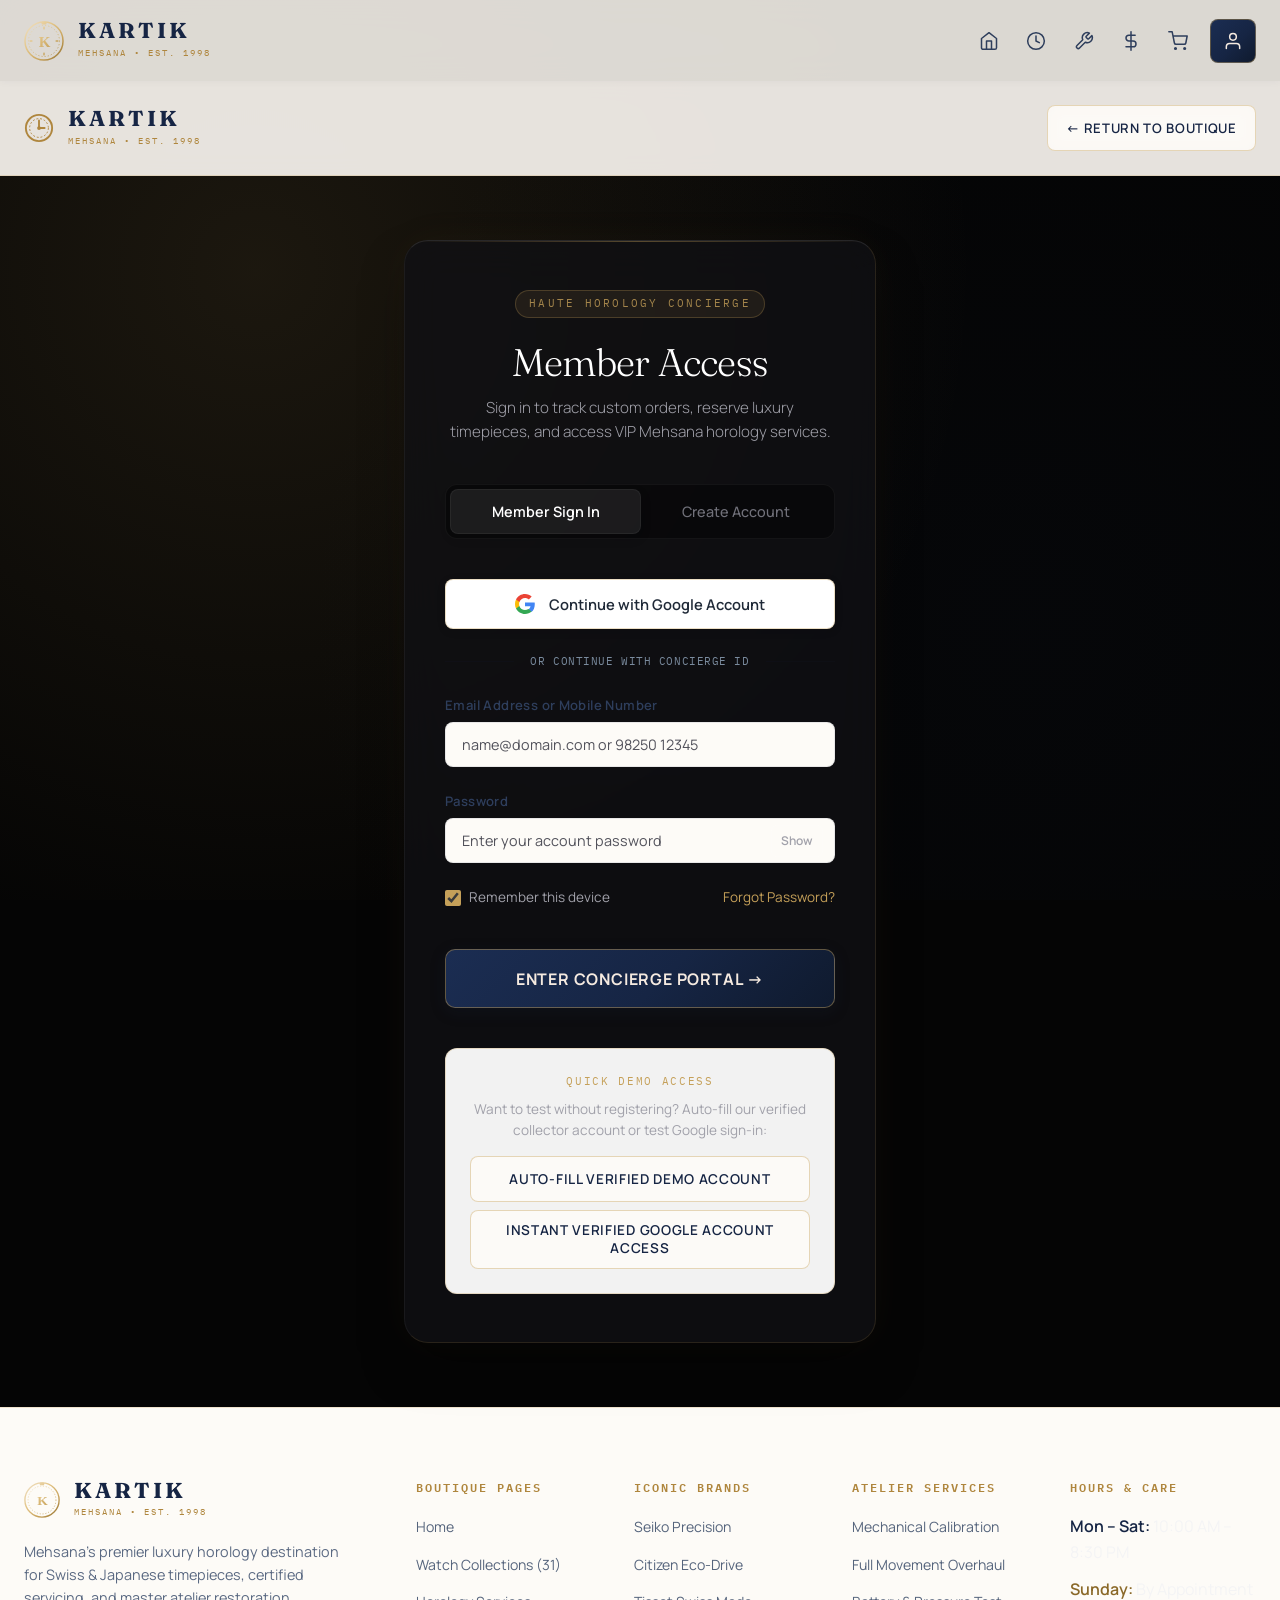
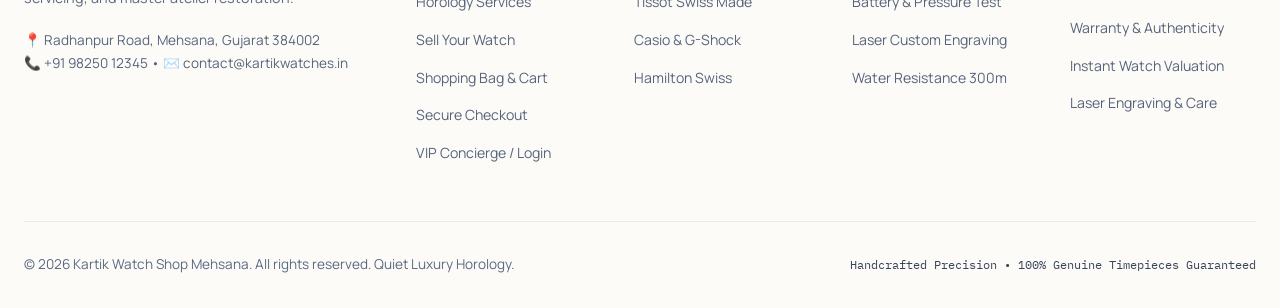
<file: frontend/auth.html>
<!DOCTYPE html>
<html lang="en">
<head>
  <meta charset="UTF-8">
  <meta name="viewport" content="width=device-width, initial-scale=1.0">
  <meta name="description" content="Kartik Watch Shop Mehsana - Concierge Member Portal. Secure Sign In and Account Registration with Email, Phone, and Password Verification.">
  <title>Concierge Portal | Kartik Watch Shop Mehsana</title>

  <!-- Google Fonts -->
  <link rel="preconnect" href="https://fonts.googleapis.com">
  <link rel="preconnect" href="https://fonts.gstatic.com" crossorigin>
  <link href="https://fonts.googleapis.com/css2?family=Fraunces:ital,opsz,wght@0,9..144,300..900;1,9..144,300..900&family=IBM+Plex+Mono:ital,wght@0,400;0,500;0,600;1,400&family=Manrope:wght@300;400;500;600;700&display=swap" rel="stylesheet">

  <!-- Stylesheet -->
  <link rel="stylesheet" href="css/style.css">

  <!-- Cart & Shared Nav -->
  <script src="js/cart.js" defer></script>
  <script src="js/shared-nav.js" defer></script>
  <!-- Scripts -->
  <script src="js/auth.js" defer></script>
</head>
<body class="auth-body">

  <!-- Background Ambience -->
  <div class="auth-ambient-glow"></div>

  <!-- Header / Brand Nav -->
  <header class="auth-header">
    <div class="container auth-header-container">
      <a href="index.html" class="brand" aria-label="Return to Kartik Watch Shop Home">
        <svg class="brand-symbol" viewBox="0 0 32 32" width="30" height="30" aria-hidden="true">
          <circle cx="16" cy="16" r="14" fill="none" stroke="currentColor" stroke-width="2"/>
          <circle cx="16" cy="16" r="10" fill="none" stroke="currentColor" stroke-width="1" stroke-dasharray="2 2"/>
          <line x1="16" y1="16" x2="16" y2="8" stroke="currentColor" stroke-width="2" stroke-linecap="round"/>
          <line x1="16" y1="16" x2="22" y2="16" stroke="currentColor" stroke-width="2" stroke-linecap="round"/>
          <circle cx="16" cy="16" r="2" fill="currentColor"/>
        </svg>
        <div class="brand-text">
          <span class="brand-title">KARTIK</span>
          <span class="brand-sub">MEHSANA &bull; EST. 1998</span>
        </div>
      </a>

      <a href="index.html" class="btn btn-secondary btn-return">
        &larr; Return to Boutique
      </a>
    </div>
  </header>

  <!-- Main Auth Container -->
  <main class="auth-main">
    <div class="container auth-container">
      <div class="auth-card">
        
        <!-- Auth Card Header -->
        <div class="auth-card-header">
          <span class="section-subtitle">HAUTE HOROLOGY CONCIERGE</span>
          <h1 class="auth-title">Member Access</h1>
          <p class="auth-subtitle">
            Sign in to track custom orders, reserve luxury timepieces, and access VIP Mehsana horology services.
          </p>
        </div>

        <!-- Auth Tabs (Sign In / Register) -->
        <div class="auth-tabs" role="tablist">
          <button class="auth-tab active" id="tabLogin" role="tab" aria-selected="true">
            Member Sign In
          </button>
          <button class="auth-tab" id="tabSignup" role="tab" aria-selected="false">
            Create Account
          </button>
        </div>

        <!-- 1. LOGIN VIEW -->
        <div class="auth-view" id="loginView">

          <!-- Google Social Authentication -->
          <div class="social-auth-container">
            <button type="button" class="btn-google-auth google-auth-trigger" id="loginGoogleBtn" title="Sign in with your Google Account">
              <svg class="google-g-icon" viewBox="0 0 24 24" aria-hidden="true">
                <path fill="#4285F4" d="M23.745 12.27c0-.7-.06-1.4-.19-2.07H12v4.51h6.6c-.29 1.52-1.14 2.8-2.4 3.66v3.05h3.88c2.27-2.09 3.66-5.17 3.66-9.15z"/>
                <path fill="#34A853" d="M12 24c3.24 0 5.95-1.08 7.93-2.91l-3.88-3.05c-1.08.72-2.45 1.16-4.05 1.16-3.12 0-5.77-2.1-6.72-4.93H1.24v3.15C3.26 21.36 7.34 24 12 24z"/>
                <path fill="#FBBC05" d="M5.28 14.27c-.25-.72-.38-1.49-.38-2.27s.13-1.55.38-2.27V6.58H1.24C.45 8.15 0 9.92 0 12s.45 3.85 1.24 5.42l4.04-3.15z"/>
                <path fill="#EA4335" d="M12 4.75c1.77 0 3.35.61 4.6 1.8l3.42-3.42C17.95 1.19 15.24 0 12 0 7.34 0 3.26 2.64 1.24 6.58l4.04 3.15c.95-2.83 3.6-4.98 6.72-4.98z"/>
              </svg>
              <span>Continue with Google Account</span>
            </button>
            <div class="social-auth-divider">
              <span>Or Continue With Concierge ID</span>
            </div>
          </div>

          <form id="loginForm" class="auth-form" novalidate>
            
            <div class="form-group">
              <label for="loginIdentifier" class="form-label">Email Address or Mobile Number</label>
              <div class="input-wrapper">
                <input 
                  type="text" 
                  id="loginIdentifier" 
                  class="form-input" 
                  placeholder="name@domain.com or 98250 12345" 
                  required 
                  autocomplete="username"
                >
              </div>
              <span class="form-error" id="loginIdentifierError"></span>
            </div>

            <div class="form-group">
              <div class="label-row">
                <label for="loginPassword" class="form-label">Password</label>
              </div>
              <div class="input-wrapper">
                <input 
                  type="password" 
                  id="loginPassword" 
                  class="form-input" 
                  placeholder="Enter your account password" 
                  required 
                  autocomplete="current-password"
                >
                <button type="button" class="btn-toggle-password" aria-label="Toggle password visibility">Show</button>
              </div>
              <span class="form-error" id="loginPasswordError"></span>
            </div>

            <div class="form-options">
              <label class="remember-me">
                <input type="checkbox" id="rememberMe" checked>
                <span>Remember this device</span>
              </label>
              <a href="#visit" class="forgot-link">Forgot Password?</a>
            </div>

            <button type="submit" class="btn btn-primary btn-block btn-auth-submit">
              Enter Concierge Portal &rarr;
            </button>
          </form>

          <!-- Demo Quick Fill Box -->
          <div class="demo-auth-box">
            <div class="demo-badge">QUICK DEMO ACCESS</div>
            <p class="demo-desc">Want to test without registering? Auto-fill our verified collector account or test Google sign-in:</p>
            <button type="button" id="quickDemoBtn" class="btn btn-secondary btn-sm btn-block">
              Auto-Fill Verified Demo Account
            </button>
            <button type="button" id="quickGoogleDemoBtn" class="btn btn-secondary btn-sm btn-block btn-quick-google">
              Instant Verified Google Account Access
            </button>
          </div>
        </div>

        <!-- 2. SIGNUP VIEW -->
        <div class="auth-view" id="signupView">

          <!-- Google Social Authentication -->
          <div class="social-auth-container">
            <button type="button" class="btn-google-auth google-auth-trigger" id="signupGoogleBtn" title="Register instantly with your Google Account">
              <svg class="google-g-icon" viewBox="0 0 24 24" aria-hidden="true">
                <path fill="#4285F4" d="M23.745 12.27c0-.7-.06-1.4-.19-2.07H12v4.51h6.6c-.29 1.52-1.14 2.8-2.4 3.66v3.05h3.88c2.27-2.09 3.66-5.17 3.66-9.15z"/>
                <path fill="#34A853" d="M12 24c3.24 0 5.95-1.08 7.93-2.91l-3.88-3.05c-1.08.72-2.45 1.16-4.05 1.16-3.12 0-5.77-2.1-6.72-4.93H1.24v3.15C3.26 21.36 7.34 24 12 24z"/>
                <path fill="#FBBC05" d="M5.28 14.27c-.25-.72-.38-1.49-.38-2.27s.13-1.55.38-2.27V6.58H1.24C.45 8.15 0 9.92 0 12s.45 3.85 1.24 5.42l4.04-3.15z"/>
                <path fill="#EA4335" d="M12 4.75c1.77 0 3.35.61 4.6 1.8l3.42-3.42C17.95 1.19 15.24 0 12 0 7.34 0 3.26 2.64 1.24 6.58l4.04 3.15c.95-2.83 3.6-4.98 6.72-4.98z"/>
              </svg>
              <span>Sign Up with Google Account</span>
            </button>
            <div class="social-auth-divider">
              <span>Or Register With Email &amp; Phone</span>
            </div>
          </div>

          <form id="signupForm" class="auth-form" novalidate>
            
            <div class="form-group">
              <label for="signupName" class="form-label">Full Legal Name</label>
              <div class="input-wrapper">
                <input 
                  type="text" 
                  id="signupName" 
                  class="form-input" 
                  placeholder="e.g. Karan Patel" 
                  required 
                  autocomplete="name"
                >
              </div>
              <span class="form-error" id="signupNameError"></span>
            </div>

            <div class="form-group">
              <label for="signupEmail" class="form-label">Email Address (for Verification)</label>
              <div class="input-wrapper">
                <input 
                  type="email" 
                  id="signupEmail" 
                  class="form-input" 
                  placeholder="e.g. karan.patel@gmail.com" 
                  required 
                  autocomplete="email"
                >
              </div>
              <span class="form-error" id="signupEmailError"></span>
            </div>

            <div class="form-group">
              <label for="signupPhone" class="form-label">Mobile Number (for SMS OTP Verification)</label>
              <div class="input-wrapper phone-input-wrapper">
                <span class="country-code-badge">+91 (IN)</span>
                <input 
                  type="tel" 
                  id="signupPhone" 
                  class="form-input phone-input" 
                  placeholder="98250 12345" 
                  maxlength="14"
                  required 
                  autocomplete="tel"
                >
              </div>
              <span class="form-error" id="signupPhoneError"></span>
            </div>

            <div class="form-group">
              <label for="signupPassword" class="form-label">Create Password</label>
              <div class="input-wrapper">
                <input 
                  type="password" 
                  id="signupPassword" 
                  class="form-input" 
                  placeholder="Minimum 8 chars with symbols & numbers" 
                  required 
                  autocomplete="new-password"
                >
                <button type="button" class="btn-toggle-password" aria-label="Toggle password visibility">Show</button>
              </div>
              
              <!-- Password Strength Meter -->
              <div class="password-strength-container">
                <div class="strength-bar-bg">
                  <div class="strength-bar-fill" id="strengthBarFill"></div>
                </div>
                <span class="strength-text" id="strengthText"></span>
              </div>
              <span class="form-error" id="signupPasswordError"></span>
            </div>

            <div class="form-group">
              <label for="signupConfirmPassword" class="form-label">Confirm Password</label>
              <div class="input-wrapper">
                <input 
                  type="password" 
                  id="signupConfirmPassword" 
                  class="form-input" 
                  placeholder="Re-enter your password" 
                  required 
                  autocomplete="new-password"
                >
                <button type="button" class="btn-toggle-password" aria-label="Toggle password visibility">Show</button>
              </div>
              <span class="form-error" id="signupConfirmPasswordError"></span>
            </div>

            <button type="submit" class="btn btn-primary btn-block btn-auth-submit">
              Proceed to Verification &rarr;
            </button>
          </form>
        </div>

      </div>
    </div>
  </main>

  <!-- 3. OTP VERIFICATION MODAL -->
  <div class="auth-modal" id="otpModal">
    <div class="auth-modal-backdrop"></div>
    <div class="auth-modal-dialog">
      
      <div class="modal-badge">
        <span class="badge-dot"></span>
        <span>TWO-FACTOR AUTHENTICATION</span>
      </div>

      <h2 class="modal-title">Verify Your Account</h2>
      <p class="modal-desc" id="otpTargetText">
        Verification codes sent to your registered email and mobile number.
      </p>

      <div class="otp-input-grid">
        <input type="text" class="otp-box" maxlength="1" pattern="[0-9]" inputmode="numeric" autofocus>
        <input type="text" class="otp-box" maxlength="1" pattern="[0-9]" inputmode="numeric">
        <input type="text" class="otp-box" maxlength="1" pattern="[0-9]" inputmode="numeric">
        <input type="text" class="otp-box" maxlength="1" pattern="[0-9]" inputmode="numeric">
        <input type="text" class="otp-box" maxlength="1" pattern="[0-9]" inputmode="numeric">
        <input type="text" class="otp-box" maxlength="1" pattern="[0-9]" inputmode="numeric">
      </div>

      <div class="otp-timer-row">
        <span>Resend code in: <strong id="otpTimer">00:60</strong></span>
        <button type="button" id="btnResendOtp" class="btn-link" disabled>Resend Code</button>
      </div>

      <div class="modal-actions">
        <button type="button" id="btnVerifyOtp" class="btn btn-primary btn-block">
          Complete Verification &amp; Enter Boutique
        </button>
        <button type="button" id="btnCancelOtp" class="btn btn-secondary btn-block u-mt-xs">
          Cancel &amp; Edit Details
        </button>
      </div>
    </div>
  </div>

</body>
</html>
</file>
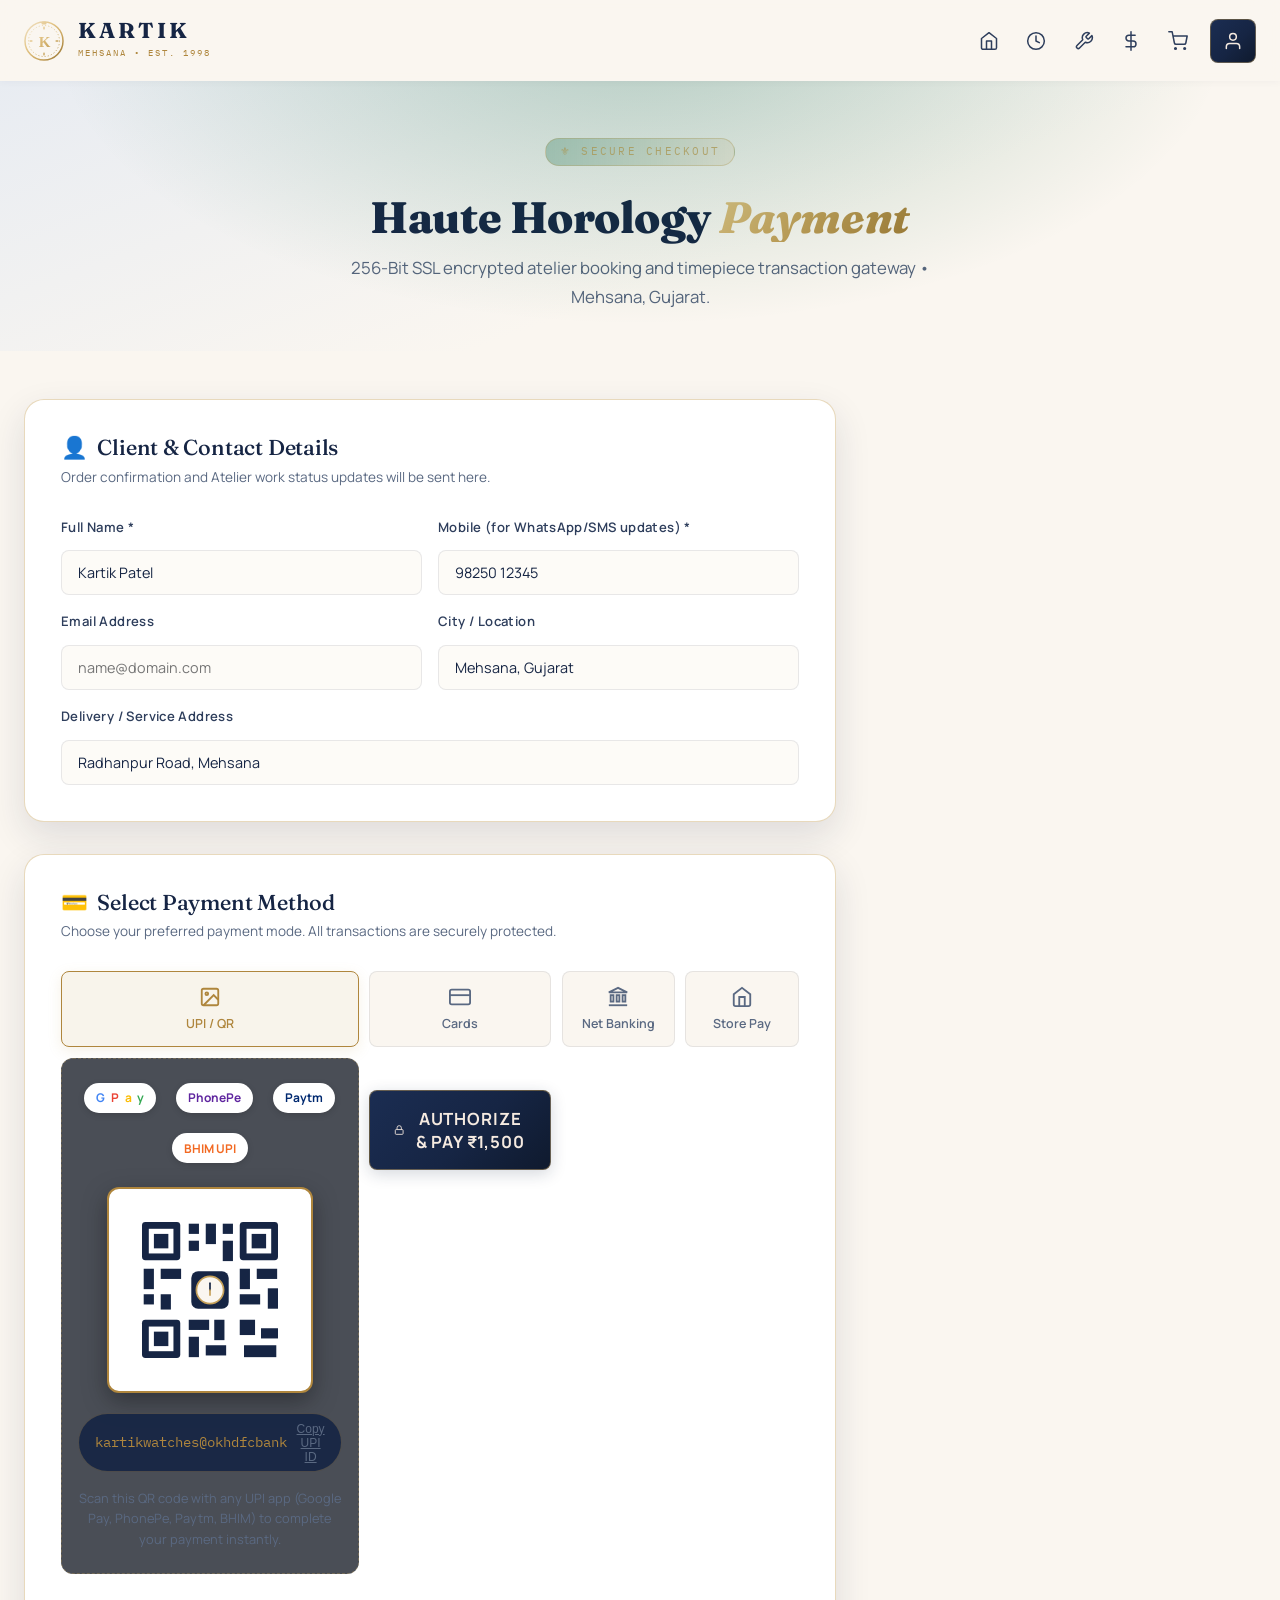
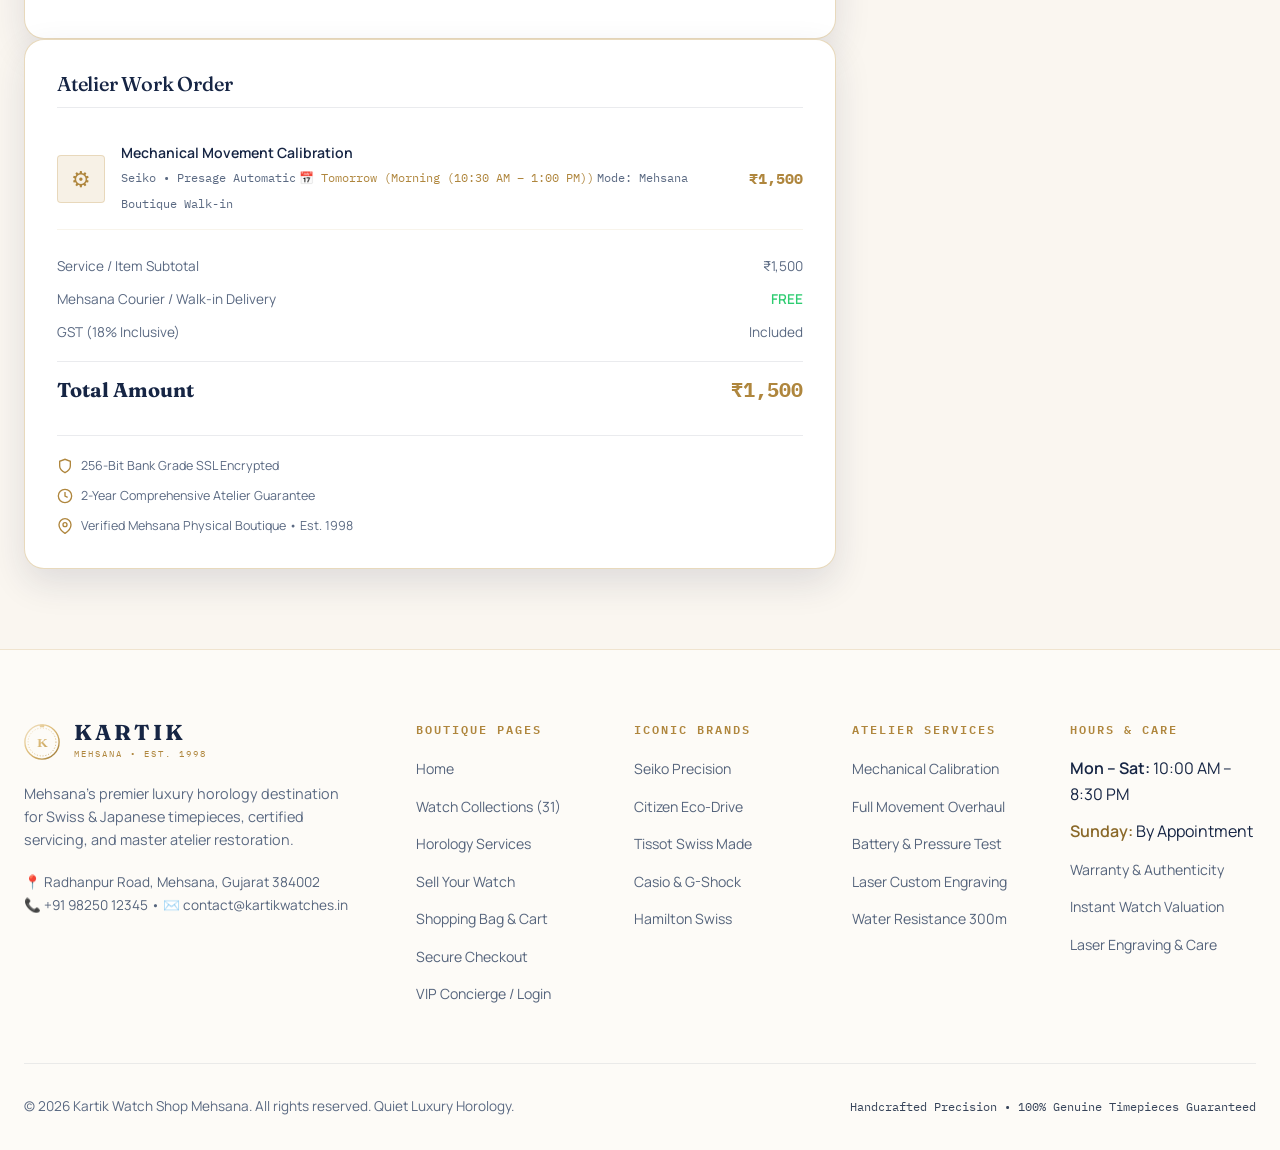
<file: frontend/payment.html>
<!DOCTYPE html>
<html lang="en">
<head>
  <meta charset="UTF-8">
  <meta name="viewport" content="width=device-width, initial-scale=1.0">
  <meta name="description" content="Secure Payment & Atelier Checkout at Kartik Watch Shop Mehsana. Fast UPI, Credit Card, Net Banking, and Store Pay.">
  <title>Secure Checkout &amp; Payment — Kartik Watch Shop Mehsana</title>

  <!-- Google Fonts -->
  <link rel="preconnect" href="https://fonts.googleapis.com">
  <link rel="preconnect" href="https://fonts.gstatic.com" crossorigin>
  <link href="https://fonts.googleapis.com/css2?family=Fraunces:ital,opsz,wght@0,9..144,300..900;1,9..144,300..900&family=IBM+Plex+Mono:ital,wght@0,400;0,500;0,600;1,400&family=Manrope:wght@300;400;500;600;700&display=swap" rel="stylesheet">

  <!-- Master Stylesheet -->
  <link rel="stylesheet" href="css/style.css">

  <!-- Cart & Shared Nav -->
  <script src="js/cart.js" defer></script>
  <script src="js/shared-nav.js" defer></script>
  <script src="js/auth.js" defer></script>
</head>
<body class="payment-body">

  <!-- Hero Banner -->
  <section class="page-hero-banner payment-hero-banner">
    <div class="container">
      <span class="section-subtitle rolex-subtitle">⚜ SECURE CHECKOUT</span>
      <h1 class="page-hero-title payment-hero-title">Haute Horology <em>Payment</em></h1>
      <p class="page-hero-desc">256-Bit SSL encrypted atelier booking and timepiece transaction gateway &bull; Mehsana, Gujarat.</p>
    </div>
  </section>

  <!-- Main Payment Section -->
  <main class="payment-page-section">
    <div class="container">
      <div class="payment-layout-grid">
        
        <!-- Left Column: Checkout Details & Payment Methods -->
        <div class="payment-left-col">
          
          <!-- Client Details Box -->
          <div class="payment-box u-mb-lg">
            <h2 class="payment-section-heading">
              <span>👤</span> <span>Client &amp; Contact Details</span>
            </h2>
            <p class="payment-section-sub">Order confirmation and Atelier work status updates will be sent here.</p>

            <form id="clientDetailsForm">
              <div class="payment-form-row">
                <div class="form-group">
                  <label for="payClientName" class="payment-form-label">Full Name *</label>
                  <input type="text" id="payClientName" class="payment-form-input" placeholder="e.g. Kartik Patel" required>
                </div>
                <div class="form-group">
                  <label for="payClientPhone" class="payment-form-label">Mobile (for WhatsApp/SMS updates) *</label>
                  <input type="tel" id="payClientPhone" class="payment-form-input" placeholder="98250 12345" required>
                </div>
              </div>

              <div class="payment-form-row">
                <div class="form-group">
                  <label for="payClientEmail" class="payment-form-label">Email Address</label>
                  <input type="email" id="payClientEmail" class="payment-form-input" placeholder="name@domain.com">
                </div>
                <div class="form-group">
                  <label for="payCity" class="payment-form-label">City / Location</label>
                  <input type="text" id="payCity" class="payment-form-input" value="Mehsana, Gujarat">
                </div>
              </div>

              <div class="form-group" id="shippingAddressGroup">
                <label for="payAddress" class="payment-form-label">Delivery / Service Address</label>
                <input type="text" id="payAddress" class="payment-form-input" placeholder="House/Flat No., Street, Landmark" value="Radhanpur Road, Mehsana">
              </div>
            </form>
          </div>

          <!-- Payment Methods Box -->
          <div class="payment-box">
            <h2 class="payment-section-heading">
              <span>💳</span> <span>Select Payment Method</span>
            </h2>
            <p class="payment-section-sub">Choose your preferred payment mode. All transactions are securely protected.</p>

            <!-- Tabs -->
            <div class="payment-method-tabs" role="tablist">
              <button type="button" class="payment-tab-btn is-active" id="tabUpi" role="tab" aria-selected="true" data-target="panelUpi">
                <svg viewBox="0 0 24 24" fill="none" stroke="currentColor" stroke-width="2"><rect x="3" y="3" width="18" height="18" rx="2"/><circle cx="8.5" cy="8.5" r="1.5"/><polyline points="21 15 16 10 5 21"/></svg>
                <span>UPI / QR</span>
              </button>
              <button type="button" class="payment-tab-btn" id="tabCard" role="tab" aria-selected="false" data-target="panelCard">
                <svg viewBox="0 0 24 24" fill="none" stroke="currentColor" stroke-width="2"><rect x="1" y="4" width="22" height="16" rx="2" ry="2"/><line x1="1" y1="10" x2="23" y2="10"/></svg>
                <span>Cards</span>
              </button>
              <button type="button" class="payment-tab-btn" id="tabNetbanking" role="tab" aria-selected="false" data-target="panelNetbanking">
                <svg viewBox="0 0 24 24" fill="none" stroke="currentColor" stroke-width="2"><polygon points="12 2 2 7 22 7 12 2"/><rect x="4" y="10" width="3" height="7"/><rect x="10.5" y="10" width="3" height="7"/><rect x="17" y="10" width="3" height="7"/><line x1="2" y1="21" x2="22" y2="21"/></svg>
                <span>Net Banking</span>
              </button>
              <button type="button" class="payment-tab-btn" id="tabStore" role="tab" aria-selected="false" data-target="panelStore">
                <svg viewBox="0 0 24 24" fill="none" stroke="currentColor" stroke-width="2"><path d="M3 9l9-7 9 7v11a2 2 0 0 1-2 2H5a2 2 0 0 1-2-2z"/><polyline points="9 22 9 12 15 12 15 22"/></svg>
                <span>Store Pay</span>
              </button>
                      <!-- Panel 1: UPI & QR Code -->
            <div class="payment-tab-content is-active" id="panelUpi">
              <div class="upi-checkout-container">
                <div class="upi-apps-row">
                  <div class="upi-app-badge">
                    <span class="upi-app-gpay-g">G</span><span class="upi-app-gpay-p">P</span><span class="upi-app-gpay-a">a</span><span class="upi-app-gpay-y">y</span>
                  </div>
                  <div class="upi-app-badge upi-app-phonepe">PhonePe</div>
                  <div class="upi-app-badge upi-app-paytm">Paytm</div>
                  <div class="upi-app-badge upi-app-bhim">BHIM UPI</div>
                </div>

                <div class="upi-qr-wrapper">
                  <!-- Clean Scalable Custom Vector QR Code with Gold Watch Inset -->
                  <svg class="upi-qr-svg" viewBox="0 0 200 200" xmlns="http://www.w3.org/2000/svg">
                    <rect width="200" height="200" fill="#FFFFFF"/>
                    <!-- Corner Top Left -->
                    <rect x="20" y="20" width="45" height="45" fill="#162544" rx="4"/>
                    <rect x="28" y="28" width="29" height="29" fill="#FFFFFF"/>
                    <rect x="34" y="34" width="17" height="17" fill="#162544"/>
                    <!-- Corner Top Right -->
                    <rect x="135" y="20" width="45" height="45" fill="#162544" rx="4"/>
                    <rect x="143" y="28" width="29" height="29" fill="#FFFFFF"/>
                    <rect x="149" y="34" width="17" height="17" fill="#162544"/>
                    <!-- Corner Bottom Left -->
                    <rect x="20" y="135" width="45" height="45" fill="#162544" rx="4"/>
                    <rect x="28" y="143" width="29" height="29" fill="#FFFFFF"/>
                    <rect x="34" y="149" width="17" height="17" fill="#162544"/>
                    <!-- Pattern Elements -->
                    <rect x="75" y="22" width="12" height="12" fill="#162544"/>
                    <rect x="95" y="22" width="12" height="24" fill="#162544"/>
                    <rect x="115" y="22" width="12" height="12" fill="#162544"/>
                    <rect x="75" y="42" width="12" height="12" fill="#162544"/>
                    <rect x="115" y="42" width="12" height="24" fill="#162544"/>
                    <rect x="22" y="75" width="12" height="24" fill="#162544"/>
                    <rect x="42" y="75" width="24" height="12" fill="#162544"/>
                    <rect x="22" y="105" width="12" height="12" fill="#162544"/>
                    <rect x="42" y="105" width="12" height="18" fill="#162544"/>
                    <!-- Center Watch Emblem -->
                    <rect x="78" y="78" width="44" height="44" fill="#162544" rx="8"/>
                    <circle cx="100" cy="100" r="16" fill="#FAF6F0" stroke="#C5A059" stroke-width="2"/>
                    <line x1="100" y1="100" x2="100" y2="92" stroke="#162544" stroke-width="2" stroke-linecap="round"/>
                    <line x1="100" y1="100" x2="100" y2="106" stroke="#C5A059" stroke-width="2" stroke-linecap="round"/>
                    <!-- Bottom Right Data Blocks -->
                    <rect x="135" y="75" width="12" height="24" fill="#162544"/>
                    <rect x="155" y="75" width="24" height="12" fill="#162544"/>
                    <rect x="135" y="105" width="24" height="12" fill="#162544"/>
                    <rect x="168" y="98" width="12" height="24" fill="#162544"/>
                    <rect x="75" y="135" width="24" height="12" fill="#162544"/>
                    <rect x="105" y="135" width="12" height="24" fill="#162544"/>
                    <rect x="75" y="155" width="12" height="24" fill="#162544"/>
                    <rect x="95" y="165" width="24" height="12" fill="#162544"/>
                    <rect x="135" y="135" width="18" height="18" fill="#162544"/>
                    <rect x="160" y="145" width="20" height="12" fill="#162544"/>
                    <rect x="140" y="165" width="38" height="14" fill="#162544"/>
                  </svg>
                </div>

                <div class="upi-id-badge">
                  <span id="merchantUpiId">kartikwatches@okhdfcbank</span>
                  <button type="button" class="btn-copy-upi" id="btnCopyUpi">Copy UPI ID</button>
                </div>

                <p class="upi-scan-desc">
                  Scan this QR code with any UPI app (Google Pay, PhonePe, Paytm, BHIM) to complete your payment instantly.
                </p>
              </div>
            </div>

            <!-- Panel 2: Credit / Debit Card -->
            <div class="payment-tab-content" id="panelCard">
              <!-- Live Card Preview -->
              <div class="card-preview-widget" id="cardWidget">
                <div class="card-preview-top">
                  <div class="card-chip"></div>
                  <div class="card-network-logo" id="cardNetworkLabel">HAUTE CARTE</div>
                </div>
                <div class="card-preview-number" id="previewCardNumber">•••• •••• •••• 4242</div>
                <div class="card-preview-bottom">
                  <div>
                    <span class="card-preview-label">Cardholder</span>
                    <span class="card-holder-name" id="previewCardName">KARTIK PATEL</span>
                  </div>
                  <div class="card-preview-right">
                    <span class="card-preview-label">Expires</span>
                    <span class="card-expiry-val" id="previewCardExpiry">12/28</span>
                  </div>
                </div>
              </div>

              <!-- Card Inputs -->
              <div class="form-group u-mb-sm">
                <label for="cardNumberInput" class="form-label payment-form-label">Card Number</label>
                <input type="text" id="cardNumberInput" class="form-input payment-form-input payment-form-input-mono" placeholder="4532 •••• •••• 4242" maxlength="19">
              </div>

              <div class="card-inputs-grid">
                <div class="form-group">
                  <label for="cardHolderInput" class="form-label payment-form-label">Name on Card</label>
                  <input type="text" id="cardHolderInput" class="form-input payment-form-input" placeholder="Full Name">
                </div>
                <div class="form-group">
                  <label for="cardExpiryInput" class="form-label payment-form-label">Expiry</label>
                  <input type="text" id="cardExpiryInput" class="form-input payment-form-input payment-form-input-mono" placeholder="MM/YY" maxlength="5">
                </div>
                <div class="form-group">
                  <label for="cardCvvInput" class="form-label payment-form-label">CVV</label>
                  <input type="password" id="cardCvvInput" class="form-input payment-form-input payment-form-input-mono" placeholder="•••" maxlength="4">
                </div>
              </div>
            </div>

            <!-- Panel 3: Net Banking -->
            <div class="payment-tab-content" id="panelNetbanking">
              <label class="form-label netbanking-label">Popular Indian Banks</label>
              <div class="netbanking-grid">
                <button type="button" class="bank-tile-btn is-selected" data-bank="HDFC Bank">HDFC Bank</button>
                <button type="button" class="bank-tile-btn" data-bank="State Bank of India">SBI</button>
                <button type="button" class="bank-tile-btn" data-bank="ICICI Bank">ICICI Bank</button>
                <button type="button" class="bank-tile-btn" data-bank="Axis Bank">Axis Bank</button>
                <button type="button" class="bank-tile-btn" data-bank="Kotak Mahindra">Kotak</button>
                <button type="button" class="bank-tile-btn" data-bank="Bank of Baroda">BOB</button>
              </div>

              <div class="form-group u-mb-sm">
                <label for="otherBanksSelect" class="form-label payment-form-label">Or Select Other Bank</label>
                <select id="otherBanksSelect" class="form-input payment-form-input">
                  <option value="">Choose your bank (50+ Supported)</option>
                  <option value="Punjab National Bank">Punjab National Bank</option>
                  <option value="Canara Bank">Canara Bank</option>
                  <option value="Union Bank of India">Union Bank of India</option>
                  <option value="IndusInd Bank">IndusInd Bank</option>
                  <option value="IDFC FIRST Bank">IDFC FIRST Bank</option>
                  <option value="Federal Bank">Federal Bank</option>
                  <option value="Yes Bank">Yes Bank</option>
                </select>
              </div>
            </div>

            <!-- Panel 4: Store Pay -->
            <div class="payment-tab-content" id="panelStore">
              <div class="boutique-pay-box">
                <h4>🏪 Pay upon Mehsana Atelier Visit</h4>
                <p>
                  Confirm your appointment or timepiece order now. You can inspect your timepiece and settle via Cash, Card swipe, or UPI upon visiting our boutique:
                </p>
                <div class="boutique-address-box">
                  📍 Shop No. 12, Highway City Complex, Radhanpur Road, Mehsana, Gujarat 384002
                </div>
              </div>
            </div>

            <!-- Primary Submit Button -->
            <div class="u-mt-lg">
              <button type="button" id="btnCompletePayment" class="btn btn-primary btn-block btn-pay-complete">
                <svg width="20" height="20" viewBox="0 0 24 24" fill="none" stroke="currentColor" stroke-width="2"><rect x="3" y="11" width="18" height="11" rx="2" ry="2"/><path d="M7 11V7a5 5 0 0 1 10 0v4"/></svg>
                <span id="btnPayAmountText">Authorize &amp; Pay ₹1,500</span>
              </button>
            </div>
          </div>
        </div>

        <!-- Right Column: Order / Booking Summary -->
        <div class="payment-right-col">
          <div class="payment-summary-card">
            <h3 class="summary-card-title" id="summaryHeaderTitle">Order Summary</h3>

            <div id="orderItemsContainer">
              <!-- Dynamically populated via JS -->
            </div>

            <div class="summary-calc-rows">
              <div class="summary-calc-line">
                <span>Service / Item Subtotal</span>
                <span id="summarySubtotal">₹1,500</span>
              </div>
              <div class="summary-calc-line">
                <span>Mehsana Courier / Walk-in Delivery</span>
                <span class="delivery-free-badge">FREE</span>
              </div>
              <div class="summary-calc-line">
                <span>GST (18% Inclusive)</span>
                <span>Included</span>
              </div>
              <div class="summary-calc-line total-highlight">
                <span>Total Amount</span>
                <span id="summaryGrandTotal">₹1,500</span>
              </div>
            </div>

            <div class="trust-badges-list">
              <div class="trust-badge-item">
                <svg viewBox="0 0 24 24" fill="none" stroke="currentColor" stroke-width="2"><path d="M12 22s8-4 8-10V5l-8-3-8 3v7c0 6 8 10 8 10z"/></svg>
                <span>256-Bit Bank Grade SSL Encrypted</span>
              </div>
              <div class="trust-badge-item">
                <svg viewBox="0 0 24 24" fill="none" stroke="currentColor" stroke-width="2"><circle cx="12" cy="12" r="10"/><polyline points="12 6 12 12 16 14"/></svg>
                <span>2-Year Comprehensive Atelier Guarantee</span>
              </div>
              <div class="trust-badge-item">
                <svg viewBox="0 0 24 24" fill="none" stroke="currentColor" stroke-width="2"><path d="M21 10c0 7-9 13-9 13s-9-6-9-13a9 9 0 0 1 18 0z"/><circle cx="12" cy="10" r="3"/></svg>
                <span>Verified Mehsana Physical Boutique • Est. 1998</span>
              </div>
            </div>
          </div>
        </div>

      </div>
    </div>
  </main>

  <!-- Processing State Overlay -->
  <div class="payment-processing-modal" id="paymentProcessingModal">
    <div class="processing-spinner-box">
      <div class="horology-spinner"></div>
      <h3 class="processing-title">Securing Transaction</h3>
      <p class="processing-step" id="processingStepText">Connecting to Indian Banking Network...</p>
    </div>
  </div>

  <!-- Success Receipt Modal -->
  <div class="receipt-modal" id="receiptModal">
    <div class="receipt-card">
      <div class="receipt-header">
        <div class="receipt-success-icon">
          <svg viewBox="0 0 24 24" fill="none" stroke="currentColor" stroke-width="3" stroke-linecap="round" stroke-linejoin="round">
            <polyline points="20 6 9 17 4 12"/>
          </svg>
        </div>
        <span class="receipt-brand-badge">KARTIK WATCH SHOP MEHSANA</span>
        <h3 class="receipt-title">Payment &amp; Booking Confirmed!</h3>
        <p class="receipt-order-id" id="receiptOrderNumber">WORK ORDER: KWS-SRV-2026-8942</p>
      </div>

      <div class="receipt-details-list">
        <div class="receipt-row">
          <span>Date &amp; Time</span>
          <span id="receiptDate" class="receipt-val-bold">Sep 8, 2026 • 11:45 AM</span>
        </div>
        <div class="receipt-row">
          <span>Client Name</span>
          <span id="receiptClientName" class="receipt-val-bold">Kartik Patel</span>
        </div>
        <div class="receipt-row">
          <span>Payment Method</span>
          <span id="receiptPaymentMode" class="receipt-val-verified">UPI (Verified)</span>
        </div>
        <div class="receipt-row">
          <span id="receiptItemLabel">Service Item</span>
          <span id="receiptItemTitle" class="receipt-val-bold">Mechanical Calibration</span>
        </div>
        <div class="receipt-row total-row">
          <span>Amount Settled</span>
          <span id="receiptTotalAmount" class="receipt-val-amount">₹1,500</span>
        </div>
      </div>

      <div class="receipt-store-note">
        📍 <strong>Mehsana Boutique:</strong> Shop No. 12, Highway City Complex, Radhanpur Road. An official WhatsApp &amp; SMS confirmation has been triggered to your phone number.
      </div>

      <div class="receipt-actions">
        <button type="button" class="btn btn-secondary" id="btnPrintReceipt">
          🖨️ Print Invoice
        </button>
        <a href="index.html" class="btn btn-primary btn-return-boutique">
          Return to Boutique &rarr;
        </a>
      </div>
    </div>
  </div>

  <!-- Footer -->
  <footer class="footer"></footer>

  <!-- Page Logic Script -->
  <script>
    document.addEventListener('DOMContentLoaded', () => {
      // 1. Determine checkout context: ?type=service OR ?type=cart
      const params = new URLSearchParams(window.location.search);
      const checkoutType = params.get('type') || 'service';
      const bookingId = params.get('bookingId');

      let currentTotal = 0;
      let orderTitle = '';
      let orderSubtitle = '';
      let serviceBookingData = null;

      // Check if user is signed in
      const session = (function() {
        try { return JSON.parse(localStorage.getItem('kartik_session')); } catch(e) { return null; }
      })();

      if (session) {
        const nameInput = document.getElementById('payClientName');
        const phoneInput = document.getElementById('payClientPhone');
        const emailInput = document.getElementById('payClientEmail');
        if (nameInput && session.name) nameInput.value = session.name;
        if (phoneInput && session.phone) phoneInput.value = session.phone;
        if (emailInput && session.email) emailInput.value = session.email;
      }

      // 2. Render Order Summary
      const container = document.getElementById('orderItemsContainer');
      const headerTitle = document.getElementById('summaryHeaderTitle');
      const subtotalEl = document.getElementById('summarySubtotal');
      const grandTotalEl = document.getElementById('summaryGrandTotal');
      const payBtnText = document.getElementById('btnPayAmountText');

      if (checkoutType === 'service') {
        // Read service booking from localStorage
        try {
          const raw = localStorage.getItem('kartik_service_booking');
          serviceBookingData = raw ? JSON.parse(raw) : null;
        } catch(e) {
          serviceBookingData = null;
        }

        // Fallback default service if accessed directly
        if (!serviceBookingData) {
          serviceBookingData = {
            id: bookingId || 'SRV-894218',
            serviceId: 'calibration',
            serviceName: 'Mechanical Movement Calibration',
            price: 1500,
            watchBrand: 'Seiko',
            watchModel: 'Presage Automatic',
            appointmentDate: 'Tomorrow',
            timeSlot: 'Morning (10:30 AM – 1:00 PM)',
            serviceMode: 'Mehsana Boutique Walk-in',
            clientName: session ? session.name : 'Kartik Patel',
            clientPhone: session ? session.phone : '98250 12345'
          };
        }

        currentTotal = serviceBookingData.price;
        orderTitle = serviceBookingData.serviceName;
        orderSubtitle = `${serviceBookingData.watchBrand} ${serviceBookingData.watchModel}`;

        if (serviceBookingData.clientName && !document.getElementById('payClientName').value) {
          document.getElementById('payClientName').value = serviceBookingData.clientName;
        }
        if (serviceBookingData.clientPhone && !document.getElementById('payClientPhone').value) {
          document.getElementById('payClientPhone').value = serviceBookingData.clientPhone;
        }

        headerTitle.textContent = 'Atelier Work Order';
        container.innerHTML = `
          <div class="order-item-row">
            <div class="payment-item-icon-box">
              ⚙
            </div>
            <div class="order-item-info">
              <span class="order-item-title">${serviceBookingData.serviceName}</span>
              <span class="order-item-meta">${serviceBookingData.watchBrand} • ${serviceBookingData.watchModel}</span>
              <span class="order-item-meta color-gold">📅 ${serviceBookingData.appointmentDate} (${serviceBookingData.timeSlot})</span>
              <span class="order-item-meta color-steel">Mode: ${serviceBookingData.serviceMode}</span>
            </div>
            <div class="order-item-price">
              ${serviceBookingData.price > 0 ? `₹${serviceBookingData.price.toLocaleString('en-IN')}` : 'FREE'}
            </div>
          </div>
        `;
      } else {
        // Render Cart items
        headerTitle.textContent = 'Cart Order Summary';
        const cart = (typeof KartikCart !== 'undefined') ? KartikCart.getCart() : [];
        const cartTotal = (typeof KartikCart !== 'undefined') ? KartikCart.getTotal() : 0;

        if (!cart.length) {
          currentTotal = 24500;
          orderTitle = 'Seiko Presage Cocktail Time';
          container.innerHTML = `
            <div class="order-item-row">
              <img src="https://images.unsplash.com/photo-1524805444758-089113d48a6d?w=300" class="order-item-thumbnail" alt="Timepiece">
              <div class="order-item-info">
                <span class="order-item-title">Seiko Presage Cocktail Time</span>
                <span class="order-item-meta">Qty: 1 • Automatic Movement</span>
              </div>
              <div class="order-item-price">₹24,500</div>
            </div>
          `;
        } else {
          currentTotal = cartTotal;
          orderTitle = cart.map(i => i.name).join(', ');
          container.innerHTML = cart.map(item => `
            <div class="order-item-row">
              <img src="${item.image}" class="order-item-thumbnail" alt="${item.name}">
              <div class="order-item-info">
                <span class="order-item-title">${item.name}</span>
                <span class="order-item-meta">Qty: ${item.qty} • ${item.badge}</span>
              </div>
              <div class="order-item-price">₹${(item.price * item.qty).toLocaleString('en-IN')}</div>
            </div>
          `).join('');
        }
      }

      // Update calculations
      subtotalEl.textContent = `₹${currentTotal.toLocaleString('en-IN')}`;
      grandTotalEl.textContent = `₹${currentTotal.toLocaleString('en-IN')}`;
      payBtnText.textContent = `Authorize & Pay ₹${currentTotal.toLocaleString('en-IN')}`;

      // 3. Payment Method Tabs Switching
      const tabs = document.querySelectorAll('.payment-tab-btn');
      const panels = document.querySelectorAll('.payment-tab-content');
      let currentPaymentMethod = 'UPI / QR Code';

      tabs.forEach(tab => {
        tab.addEventListener('click', () => {
          tabs.forEach(t => {
            t.classList.remove('is-active');
            t.setAttribute('aria-selected', 'false');
          });
          panels.forEach(p => p.classList.remove('is-active'));

          tab.classList.add('is-active');
          tab.setAttribute('aria-selected', 'true');
          const target = tab.dataset.target;
          document.getElementById(target).classList.add('is-active');

          if (tab.id === 'tabUpi') currentPaymentMethod = 'UPI / QR Code';
          else if (tab.id === 'tabCard') currentPaymentMethod = 'Credit / Debit Card';
          else if (tab.id === 'tabNetbanking') currentPaymentMethod = 'Net Banking';
          else if (tab.id === 'tabStore') currentPaymentMethod = 'Boutique Store Pay';
        });
      });

      // Copy UPI ID button
      const btnCopyUpi = document.getElementById('btnCopyUpi');
      if (btnCopyUpi) {
        btnCopyUpi.addEventListener('click', () => {
          const upiId = document.getElementById('merchantUpiId').textContent;
          navigator.clipboard.writeText(upiId).then(() => {
            btnCopyUpi.textContent = 'Copied!';
            setTimeout(() => { btnCopyUpi.textContent = 'Copy UPI ID'; }, 2000);
          });
        });
      }

      // Live Credit Card Input Formatting
      const cardNumberInput = document.getElementById('cardNumberInput');
      const cardHolderInput = document.getElementById('cardHolderInput');
      const cardExpiryInput = document.getElementById('cardExpiryInput');
      const previewCardNumber = document.getElementById('previewCardNumber');
      const previewCardName = document.getElementById('previewCardName');
      const previewCardExpiry = document.getElementById('previewCardExpiry');
      const cardNetworkLabel = document.getElementById('cardNetworkLabel');

      if (cardNumberInput) {
        cardNumberInput.addEventListener('input', (e) => {
          let val = e.target.value.replace(/\D/g, '').substring(0, 16);
          let formatted = val.match(/.{1,4}/g)?.join(' ') || '';
          e.target.value = formatted;
          previewCardNumber.textContent = formatted || '•••• •••• •••• 4242';

          if (val.startsWith('4')) cardNetworkLabel.textContent = 'VISA';
          else if (val.startsWith('5')) cardNetworkLabel.textContent = 'MASTERCARD';
          else if (val.startsWith('6')) cardNetworkLabel.textContent = 'RUPAY';
          else if (val.startsWith('3')) cardNetworkLabel.textContent = 'AMEX';
          else cardNetworkLabel.textContent = 'HAUTE CARTE';
        });
      }

      if (cardHolderInput) {
        cardHolderInput.addEventListener('input', (e) => {
          previewCardName.textContent = e.target.value.toUpperCase() || 'KARTIK PATEL';
        });
      }

      if (cardExpiryInput) {
        cardExpiryInput.addEventListener('input', (e) => {
          let val = e.target.value.replace(/\D/g, '').substring(0, 4);
          if (val.length >= 2) val = val.substring(0, 2) + '/' + val.substring(2);
          e.target.value = val;
          previewCardExpiry.textContent = val || '12/28';
        });
      }

      // Net banking bank selection
      const bankTiles = document.querySelectorAll('.bank-tile-btn');
      bankTiles.forEach(tile => {
        tile.addEventListener('click', () => {
          bankTiles.forEach(b => b.classList.remove('is-selected'));
          tile.classList.add('is-selected');
        });
      });

      // 4. Complete Payment Processing Flow
      const btnPay = document.getElementById('btnCompletePayment');
      const processingModal = document.getElementById('paymentProcessingModal');
      const processingStepText = document.getElementById('processingStepText');
      const receiptModal = document.getElementById('receiptModal');

      btnPay.addEventListener('click', () => {
        const clientName = document.getElementById('payClientName').value.trim();
        const clientPhone = document.getElementById('payClientPhone').value.trim();

        if (!clientName) {
          alert('Please enter your full legal name.');
          document.getElementById('payClientName').focus();
          return;
        }

        if (!clientPhone || clientPhone.length < 8) {
          alert('Please enter a valid mobile number for WhatsApp order updates.');
          document.getElementById('payClientPhone').focus();
          return;
        }

        // Show Processing Overlay
        processingModal.classList.add('is-active');

        // Step 1: Connecting
        processingStepText.textContent = 'Connecting to Secure Banking Gateway (256-Bit SSL)...';

        // Prepare database persistence payload
        let dbPromise = null;
        let generatedRef = 'KWS-' + (checkoutType === 'service' ? 'SRV' : 'ORD') + '-' + Math.floor(100000 + Math.random() * 900000);

        if (checkoutType === 'cart') {
          const cartItems = (typeof KartikCart !== 'undefined') ? KartikCart.getCart() : [];
          dbPromise = fetch('/api/orders', {
            method: 'POST',
            headers: { 'Content-Type': 'application/json' },
            body: JSON.stringify({
              client_name: clientName,
              client_email: clientEmail,
              client_phone: clientPhone,
              payment_method: currentPaymentMethod,
              total_amount: currentTotal,
              items: cartItems
            })
          }).then(res => res.json()).catch(err => {
            console.log('Database sync notice (offline / file protocol fallback):', err);
            return null;
          });
        } else if (checkoutType === 'service') {
          const rawBooking = localStorage.getItem('kartik_service_booking');
          const bookingData = rawBooking ? JSON.parse(rawBooking) : {};
          dbPromise = fetch('/api/services', {
            method: 'POST',
            headers: { 'Content-Type': 'application/json' },
            body: JSON.stringify({
              client_name: clientName,
              client_phone: clientPhone,
              client_email: clientEmail,
              service_id: bookingData.serviceId || 'general-service',
              service_name: bookingData.serviceName || orderTitle,
              service_price: currentTotal,
              watch_brand: bookingData.watchBrand || 'Luxury Watch',
              watch_model: bookingData.watchModel || 'Client Reference',
              appointment_date: bookingData.appointmentDate || new Date().toISOString().split('T')[0],
              appointment_slot: bookingData.timeSlot || '11:00 AM - 01:00 PM',
              delivery_mode: bookingData.serviceMode || 'Mehsana Boutique Walk-in'
            })
          }).then(res => res.json()).catch(err => {
            console.log('Database sync notice (offline / file protocol fallback):', err);
            return null;
          });
        }

        setTimeout(() => {
          // Step 2: Authorizing
          processingStepText.textContent = `Authorizing ₹${currentTotal.toLocaleString('en-IN')} via ${currentPaymentMethod}...`;
        }, 600);

        setTimeout(() => {
          // Step 3: Work order registration
          processingStepText.textContent = 'Registering Mehsana Atelier Work Order & Committing to Database...';
        }, 1200);

        setTimeout(async () => {
          // Finish & Show Receipt
          processingModal.classList.remove('is-active');

          if (dbPromise) {
            try {
              const apiResult = await dbPromise;
              if (apiResult && apiResult.success) {
                generatedRef = apiResult.order_number || apiResult.booking_reference || generatedRef;
              }
            } catch (e) {
              console.log('API fallback activated');
            }
          }

          document.getElementById('receiptOrderNumber').textContent = `WORK ORDER: ${generatedRef}`;
          document.getElementById('receiptClientName').textContent = clientName;
          document.getElementById('receiptPaymentMode').textContent = `${currentPaymentMethod} (Verified)`;
          document.getElementById('receiptItemTitle').textContent = orderTitle;
          document.getElementById('receiptTotalAmount').textContent = `₹${currentTotal.toLocaleString('en-IN')}`;
          
          const now = new Date();
          document.getElementById('receiptDate').textContent = `${now.toLocaleDateString('en-IN', { month: 'short', day: 'numeric', year: 'numeric' })} • ${now.toLocaleTimeString('en-IN', { hour: '2-digit', minute: '2-digit' })}`;

          receiptModal.classList.add('is-active');

          // Clear cart if this was a cart purchase
          if (checkoutType === 'cart' && typeof KartikCart !== 'undefined') {
            KartikCart.clearCart();
          }
        }, 1800);
      });

      // Print Receipt
      const btnPrintReceipt = document.getElementById('btnPrintReceipt');
      if (btnPrintReceipt) {
        btnPrintReceipt.addEventListener('click', () => {
          window.print();
        });
      }
    });
  </script>
</body>
</html>
</file>
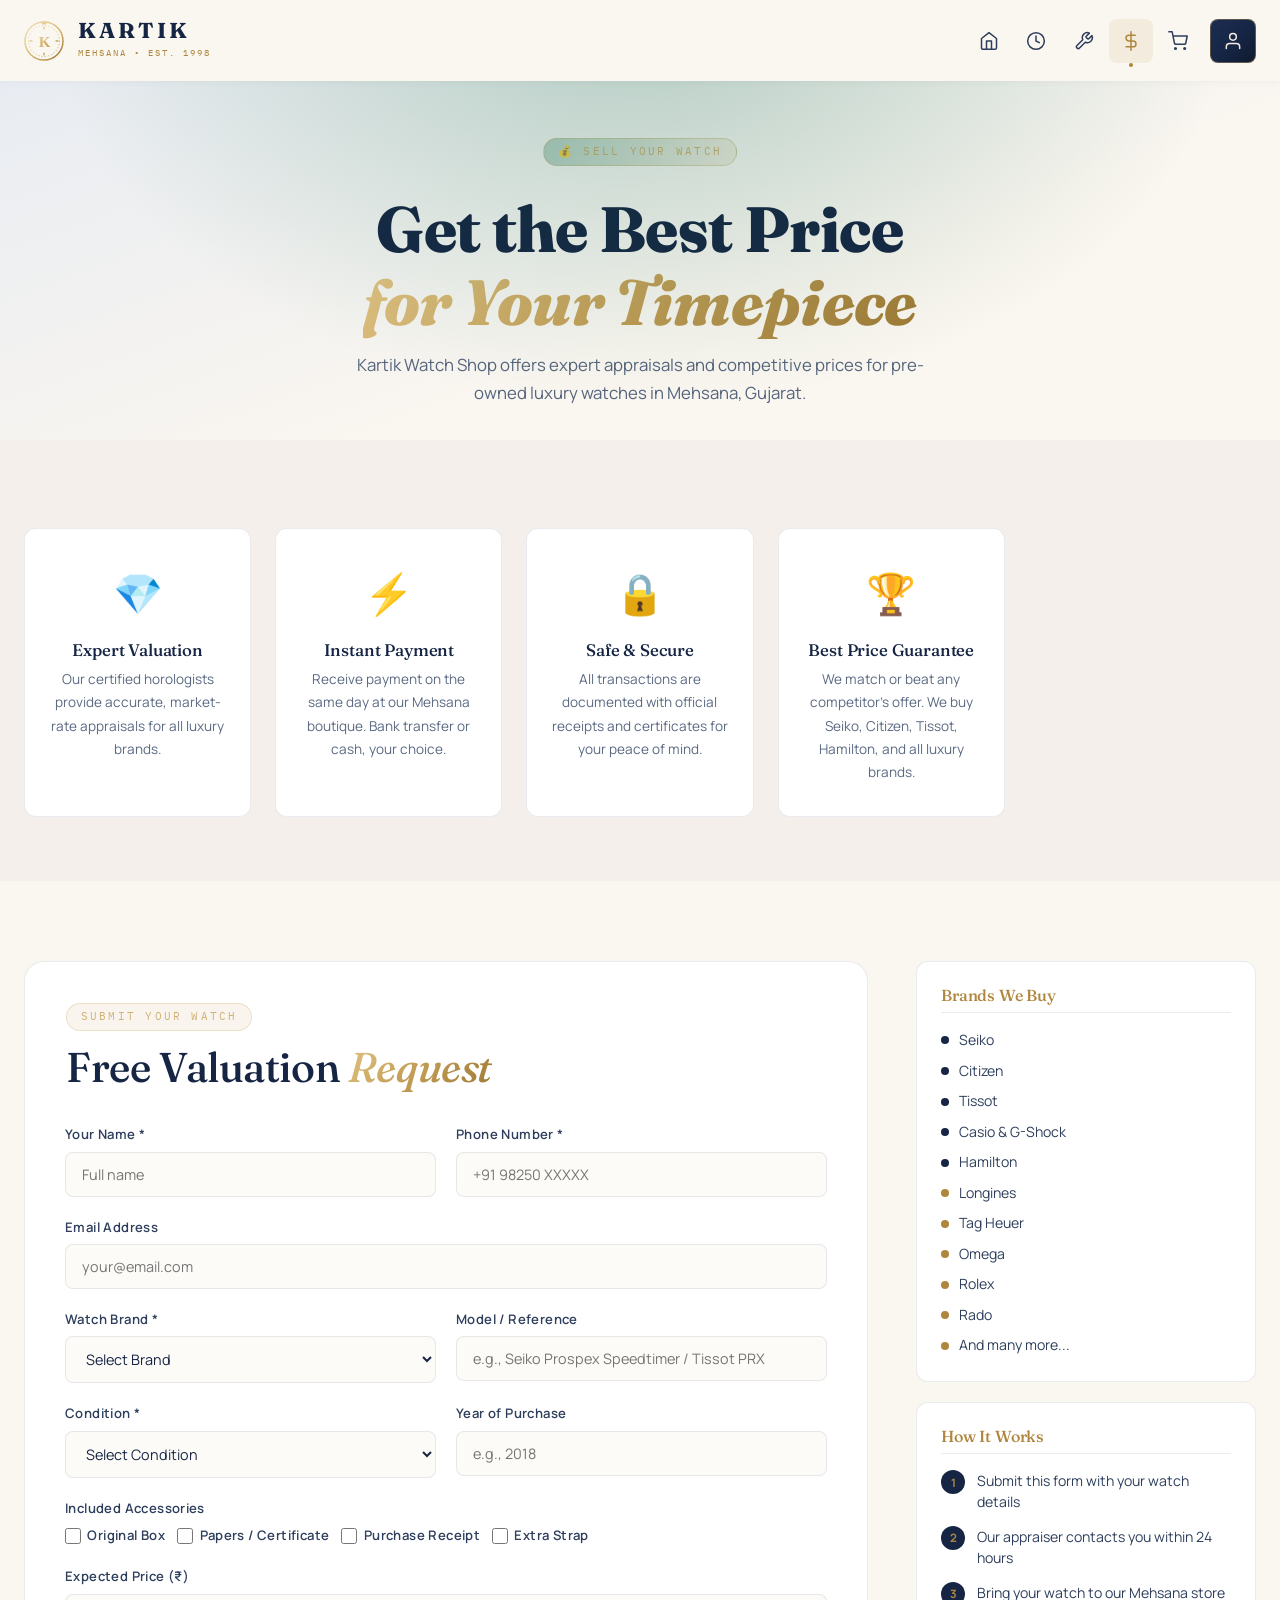
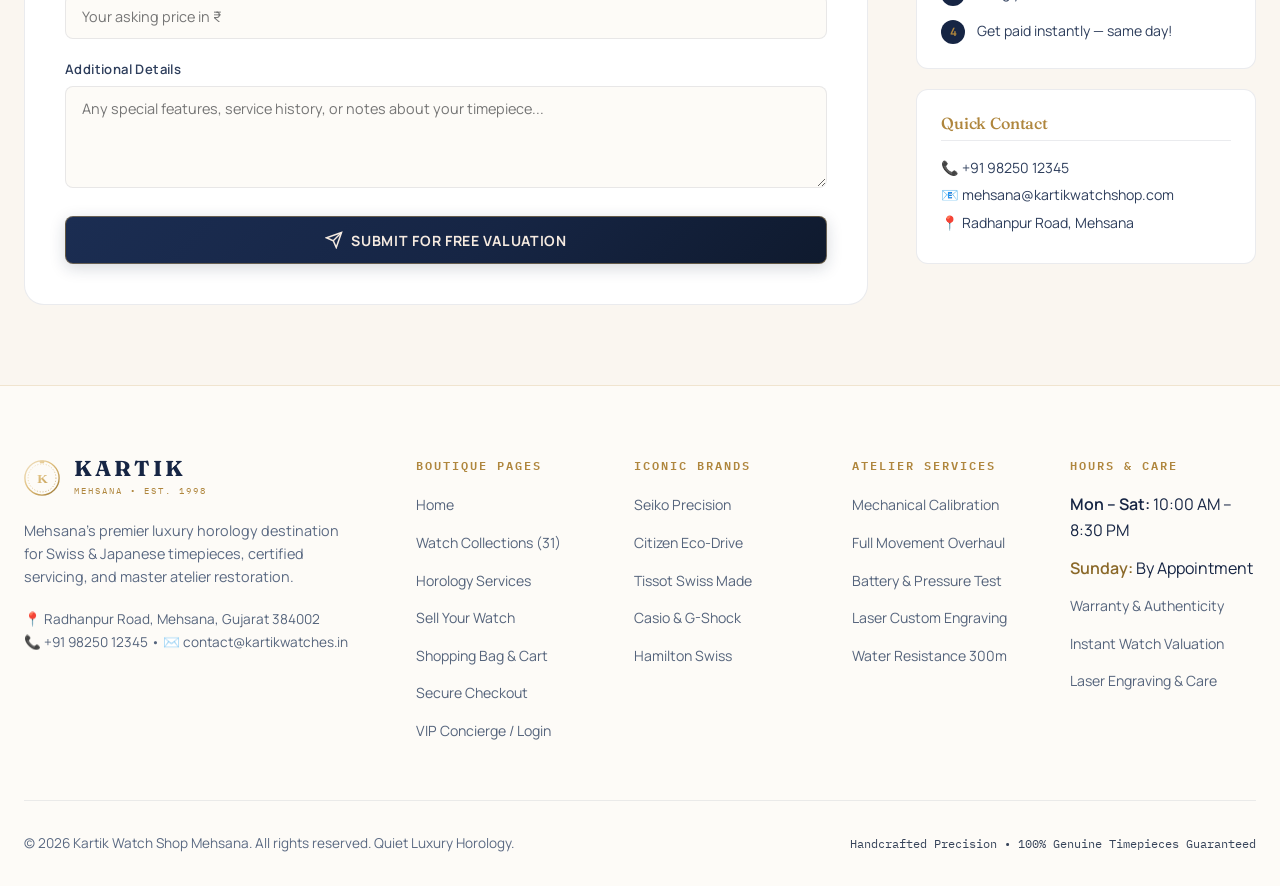
<file: frontend/sell.html>
<!DOCTYPE html>
<html lang="en">
<head>
  <meta charset="UTF-8">
  <meta name="viewport" content="width=device-width, initial-scale=1.0">
  <meta name="description" content="Sell your luxury watch at Kartik Watch Shop Mehsana. Get a free valuation for Seiko, Citizen, Tissot, Hamilton, Casio, and more.">
  <title>Sell Your Watch — Kartik Watch Shop Mehsana</title>
  <link rel="preconnect" href="https://fonts.googleapis.com">
  <link rel="preconnect" href="https://fonts.gstatic.com" crossorigin>
  <link href="https://fonts.googleapis.com/css2?family=Fraunces:ital,opsz,wght@0,9..144,300..900;1,9..144,300..900&family=IBM+Plex+Mono:ital,wght@0,400;0,500;1,400&family=Manrope:wght@300;400;500;600;700&display=swap" rel="stylesheet">
  <link rel="stylesheet" href="css/style.css">
  <script src="js/cart.js" defer></script>
  <script src="js/shared-nav.js" defer></script>
</head>
<body>

  <!-- Banner -->
  <section class="page-hero-banner">
    <div class="container">
      <span class="section-subtitle rolex-subtitle">💰 SELL YOUR WATCH</span>
      <h1 class="page-hero-title">Get the Best Price<br><em>for Your Timepiece</em></h1>
      <p class="page-hero-desc">Kartik Watch Shop offers expert appraisals and competitive prices for pre-owned luxury watches in Mehsana, Gujarat.</p>
    </div>
  </section>

  <!-- Why Sell With Us -->
  <section class="sell-why-section">
    <div class="container">
      <div class="sell-why-grid">
        <div class="sell-why-card">
          <span class="sell-why-icon">💎</span>
          <h3>Expert Valuation</h3>
          <p>Our certified horologists provide accurate, market-rate appraisals for all luxury brands.</p>
        </div>
        <div class="sell-why-card">
          <span class="sell-why-icon">⚡</span>
          <h3>Instant Payment</h3>
          <p>Receive payment on the same day at our Mehsana boutique. Bank transfer or cash, your choice.</p>
        </div>
        <div class="sell-why-card">
          <span class="sell-why-icon">🔒</span>
          <h3>Safe &amp; Secure</h3>
          <p>All transactions are documented with official receipts and certificates for your peace of mind.</p>
        </div>
        <div class="sell-why-card">
          <span class="sell-why-icon">🏆</span>
          <h3>Best Price Guarantee</h3>
          <p>We match or beat any competitor's offer. We buy Seiko, Citizen, Tissot, Hamilton, and all luxury brands.</p>
        </div>
      </div>
    </div>
  </section>

  <!-- Sell Form -->
  <section class="sell-form-section" id="sell-form">
    <div class="container">
      <div class="sell-form-layout">

        <!-- Form -->
        <div class="sell-form-box">
          <div class="section-header u-text-left u-mb-lg">
            <span class="section-subtitle">SUBMIT YOUR WATCH</span>
            <h2 class="section-title">Free Valuation <em>Request</em></h2>
          </div>

          <form id="sellForm" class="sell-form" novalidate>
            <div class="form-row">
              <div class="form-group">
                <label for="sellerName">Your Name *</label>
                <input type="text" id="sellerName" name="sellerName" placeholder="Full name" required>
              </div>
              <div class="form-group">
                <label for="sellerPhone">Phone Number *</label>
                <input type="tel" id="sellerPhone" name="sellerPhone" placeholder="+91 98250 XXXXX" required>
              </div>
            </div>
            <div class="form-group">
              <label for="sellerEmail">Email Address</label>
              <input type="email" id="sellerEmail" name="sellerEmail" placeholder="your@email.com">
            </div>
            <div class="form-row">
              <div class="form-group">
                <label for="watchBrand">Watch Brand *</label>
                <select id="watchBrand" required>
                  <option value="">Select Brand</option>
                  <option>Seiko</option>
                  <option>Citizen</option>
                  <option>Tissot</option>
                  <option>Casio &amp; G-Shock</option>
                  <option>Hamilton</option>
                  <option>Tag Heuer</option>
                  <option>Longines</option>
                  <option>Omega</option>
                  <option>Rolex</option>
                  <option>Rado</option>
                  <option>Other</option>
                </select>
              </div>
              <div class="form-group">
                <label for="watchModel">Model / Reference</label>
                <input type="text" id="watchModel" placeholder="e.g., Seiko Prospex Speedtimer / Tissot PRX">
              </div>
            </div>
            <div class="form-row">
              <div class="form-group">
                <label for="watchCondition">Condition *</label>
                <select id="watchCondition" required>
                  <option value="">Select Condition</option>
                  <option>Mint / Unworn</option>
                  <option>Excellent — Minor wear</option>
                  <option>Good — Normal wear</option>
                  <option>Fair — Visible scratches</option>
                  <option>Poor — Needs service</option>
                </select>
              </div>
              <div class="form-group">
                <label for="watchYear">Year of Purchase</label>
                <input type="number" id="watchYear" placeholder="e.g., 2018" min="1950" max="2026">
              </div>
            </div>
            <div class="form-group">
              <label>Included Accessories</label>
              <div class="checkbox-row">
                <label class="checkbox-label"><input type="checkbox" name="accessories" value="box"> Original Box</label>
                <label class="checkbox-label"><input type="checkbox" name="accessories" value="papers"> Papers / Certificate</label>
                <label class="checkbox-label"><input type="checkbox" name="accessories" value="receipt"> Purchase Receipt</label>
                <label class="checkbox-label"><input type="checkbox" name="accessories" value="extra-strap"> Extra Strap</label>
              </div>
            </div>
            <div class="form-group">
              <label for="expectedPrice">Expected Price (₹)</label>
              <input type="number" id="expectedPrice" placeholder="Your asking price in ₹">
            </div>
            <div class="form-group">
              <label for="watchDescription">Additional Details</label>
              <textarea id="watchDescription" rows="4" placeholder="Any special features, service history, or notes about your timepiece..."></textarea>
            </div>
            <button type="submit" class="btn btn-primary btn-block sell-submit-btn">
              <svg width="18" height="18" viewBox="0 0 24 24" fill="none" stroke="currentColor" stroke-width="2"><line x1="22" y1="2" x2="11" y2="13"/><polygon points="22 2 15 22 11 13 2 9 22 2"/></svg>
              Submit for Free Valuation
            </button>
          </form>

          <div id="sellSuccess" class="sell-success-msg"></div>
        </div>

        <!-- Info Panel -->
        <div class="sell-info-panel">
          <div class="sell-info-card">
            <h3>Brands We Buy</h3>
            <ul class="sell-brands-list">
              <li><span class="brand-dot brand-dot-emerald"></span> Seiko</li>
              <li><span class="brand-dot brand-dot-emerald"></span> Citizen</li>
              <li><span class="brand-dot brand-dot-emerald"></span> Tissot</li>
              <li><span class="brand-dot brand-dot-emerald"></span> Casio &amp; G-Shock</li>
              <li><span class="brand-dot brand-dot-emerald"></span> Hamilton</li>
              <li><span class="brand-dot"></span> Longines</li>
              <li><span class="brand-dot"></span> Tag Heuer</li>
              <li><span class="brand-dot"></span> Omega</li>
              <li><span class="brand-dot"></span> Rolex</li>
              <li><span class="brand-dot"></span> Rado</li>
              <li><span class="brand-dot"></span> And many more...</li>
            </ul>
          </div>
          <div class="sell-info-card">
            <h3>How It Works</h3>
            <ol class="sell-steps">
              <li><span class="step-num">1</span> Submit this form with your watch details</li>
              <li><span class="step-num">2</span> Our appraiser contacts you within 24 hours</li>
              <li><span class="step-num">3</span> Bring your watch to our Mehsana store</li>
              <li><span class="step-num">4</span> Get paid instantly — same day!</li>
            </ol>
          </div>
          <div class="sell-info-card sell-contact-card">
            <h3>Quick Contact</h3>
            <p><strong>📞</strong> +91 98250 12345</p>
            <p><strong>📧</strong> mehsana@kartikwatchshop.com</p>
            <p><strong>📍</strong> Radhanpur Road, Mehsana</p>
          </div>
        </div>

      </div>
    </div>
  </section>

  <!-- Footer -->
  <footer class="footer">
    <div class="container">
      <div class="footer-bottom u-pt-lg">
        <p>&copy; <span id="year"></span> Kartik Watch Shop Mehsana. All rights reserved.</p>
      </div>
    </div>
  </footer>

  <script>
    document.addEventListener('DOMContentLoaded', () => {
      const yr = document.getElementById('year');
      if (yr) yr.textContent = new Date().getFullYear();

      document.getElementById('sellForm').addEventListener('submit', async (e) => {
        e.preventDefault();
        const name = document.getElementById('sellerName').value.trim();
        const phone = document.getElementById('sellerPhone').value.trim();
        const email = document.getElementById('sellerEmail') ? document.getElementById('sellerEmail').value.trim() : '';
        const brand = document.getElementById('watchBrand').value;
        const model = document.getElementById('watchModel') ? document.getElementById('watchModel').value.trim() : '';
        const condition = document.getElementById('watchCondition').value;
        const year = document.getElementById('watchYear') ? document.getElementById('watchYear').value : '';
        const price = document.getElementById('expectedPrice') ? document.getElementById('expectedPrice').value : '';
        const notes = document.getElementById('watchDescription') ? document.getElementById('watchDescription').value.trim() : '';

        const accessories = Array.from(document.querySelectorAll('input[name="accessories"]:checked')).map(cb => cb.value);

        if (!name || !phone || !brand || !condition) {
          alert('Please fill in all required fields (Name, Phone, Brand, Condition).');
          return;
        }

        let refNumber = 'KWS-VAL-' + Math.floor(100000 + Math.random() * 900000);

        try {
          const res = await fetch('/api/sell', {
            method: 'POST',
            headers: { 'Content-Type': 'application/json' },
            body: JSON.stringify({
              client_name: name,
              client_phone: phone,
              client_email: email,
              watch_brand: brand,
              model_name: model,
              condition_state: condition,
              purchase_year: year,
              has_box: accessories.includes('box'),
              has_papers: accessories.includes('papers'),
              has_receipt: accessories.includes('receipt'),
              has_extra_strap: accessories.includes('extra-strap'),
              expected_price: price,
              notes: notes
            })
          });
          const data = await res.json();
          if (data && data.success && data.reference_no) {
            refNumber = data.reference_no;
          }
        } catch (err) {
          console.log('Database sync notice (offline / file protocol fallback):', err);
        }

        const successContainer = document.getElementById('sellSuccess');
        successContainer.innerHTML = `
          <div class="success-icon">✓</div>
          <h3>Valuation Request Submitted!</h3>
          <p class="sell-ref-highlight">REFERENCE: ${refNumber}</p>
          <p>Our expert horology appraisers will inspect your <strong>${brand} ${model ? model : ''}</strong> details and contact you at <strong>${phone}</strong> within 24 hours.</p>
          <a href="collections.html" class="btn btn-secondary u-mt-md">Browse Our Collection</a>
        `;

        document.getElementById('sellForm').classList.add('is-hidden');
        successContainer.classList.remove('is-hidden');
        successContainer.style.display = 'block';
        successContainer.scrollIntoView({ behavior: 'smooth', block: 'center' });
      });
    });
  </script>
</body>
</html>
</file>
<file: frontend/css/style.css>
/* ==========================================================================
   KARTIK WATCH SHOP MEHSANA — MASTER STYLESHEET (Entry Point)
   Aesthetic: Contemporary Swiss & Japanese Luxury Horology
   Color Palette: Deep Obsidian, Polished Champagne Gold, Platinum Ivory, Velvet Emerald

   ARCHITECTURE — Modular CSS (css/modules/)
   Each module is self-contained. Load order matters: tokens first, then base,
   then components, then responsive last.
   ========================================================================== */

/* ── 01 · Design Tokens (CSS Custom Properties) ── */
@import url('./modules/01_tokens.css');

/* ── 02 · Reset & Base (Typography, Buttons, Utilities) ── */
@import url('./modules/02_base.css');

/* ── 03 · Navigation (Sticky Header, Hamburger) ── */
@import url('./modules/03_navigation.css');

/* ── 04 · Hero Section & Analog Clock Widget ── */
@import url('./modules/04_hero.css');

/* ── 05 · Ticker / Marquee Strip (legacy, hidden) ── */
@import url('./modules/05_ticker.css');

/* ── 06 · Sort & Filter Control Panel ── */
@import url('./modules/06_filters.css');

/* ── 07 · Collections Grid & Product Cards ── */
@import url('./modules/07_collections.css');


/* ── 09 · Watch Spec Sheet ── */
@import url('./modules/09_spec_sheet.css');

/* ── 10 · Testimonials & Visit / Map ── */
@import url('./modules/10_testimonials_visit.css');

/* ── 11 · Footer ── */
@import url('./modules/11_footer.css');

/* ── 12 · Responsive Breakpoints (Original) ── */
@import url('./modules/12_responsive_legacy.css');

/* ── 13 · Auth / Concierge Portal ── */
@import url('./modules/13_auth.css');

/* ── 14 · Icon Navigation (Multi-page Tooltips) ── */
@import url('./modules/14_icon_nav.css');

/* ── 15 · New Components (Product, Cart, Sell, Services, Responsive System) ── */
@import url('./modules/15_new_components.css');

/* ── 16 · White / Light Theme Overrides (loaded last) ── */
@import url('./modules/16_light_theme.css');
@import url('./modules/17_responsive_upgrade.css');

/* ── 18 · Payment Checkout, Service Booking & Google Auth ── */
@import url('./modules/18_payment.css');

/* ── 19 · Shop Owner Studio & Device Control Center ── */
@import url('./modules/19_owner_panel.css');
</file>
